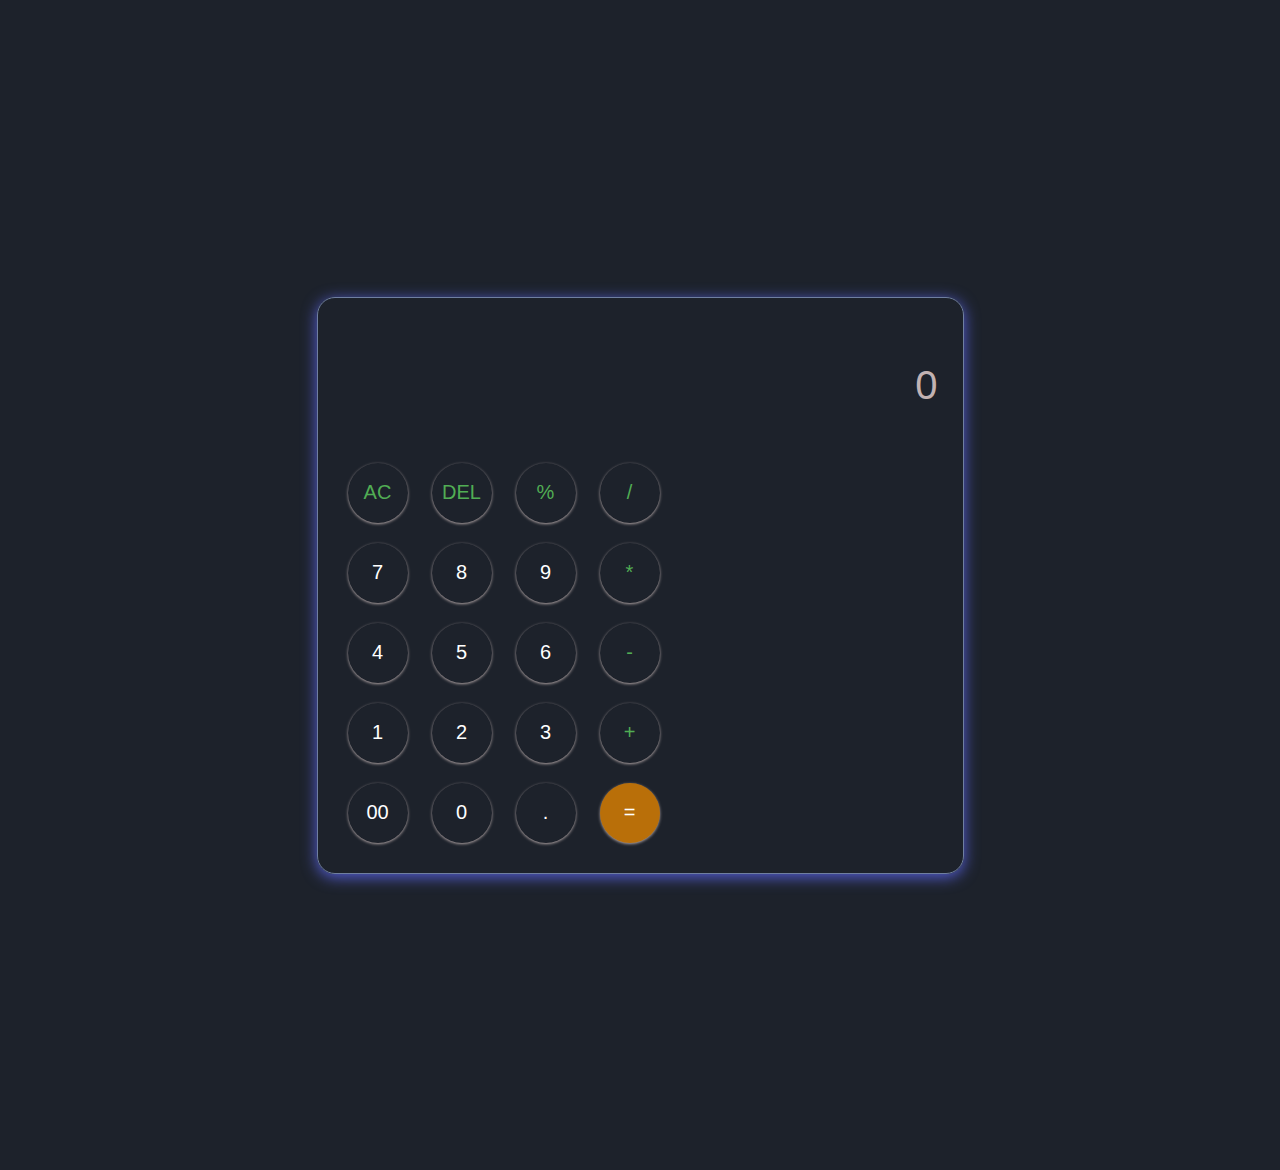
<file: calculator/index.html>
<!DOCTYPE html>
<html lang="en">
<head>
    <meta charset="UTF-8">
    <meta name="viewport" content="width=device-width, initial-scale=1.0">
    <title>calculator-By  code traversal></title>
    <link rel="stylesheet" href="style.css">
</head>
<body>
<divc class="calculator">
    <input type=" tel" placeholder="0" id="inputBox">
    <div>
        <button class="operator">AC</button>
        <button class="operator">DEL</button>
        <button  class="operator">%</button>
        <button class="operator">/</button>
    </div>
    <div>
        <button>7</button>
        <button>8</button>
        <button>9</button>
        <button  class="operator">*</button>
    </div>
    <div>
        <button>4</button>
        <button>5</button>
        <button>6</button>
        <button class="operator">-</button>
    </div>
    <div>
        <button>1</button>
        <button>2</button>
        <button>3</button>
        <button class="operator">+</button>
    </div>
    <div>
        <button>00</button>
        <button>0</button>
        <button>.</button>
        <button class="equalBtn">=</button>
    </div>
</div>
<script src="script.js"></script>
</body>
</html>
</file>
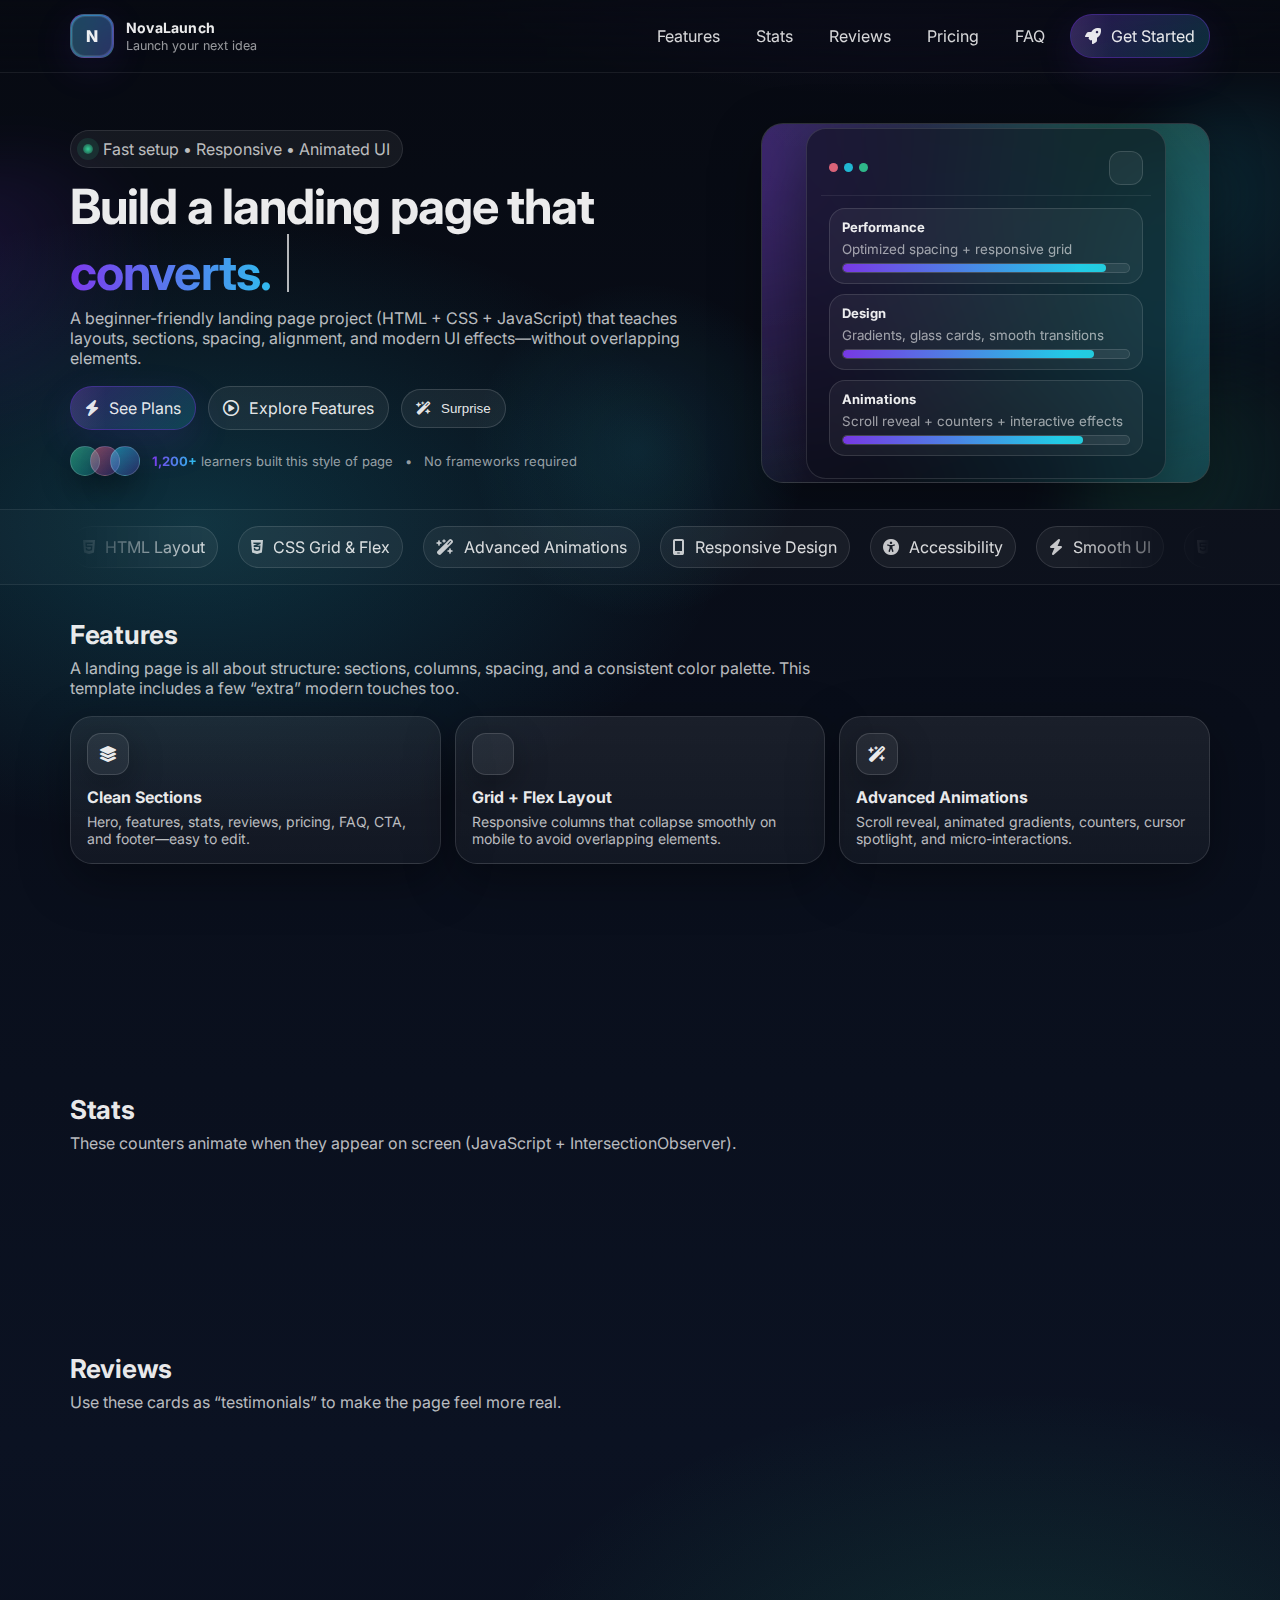
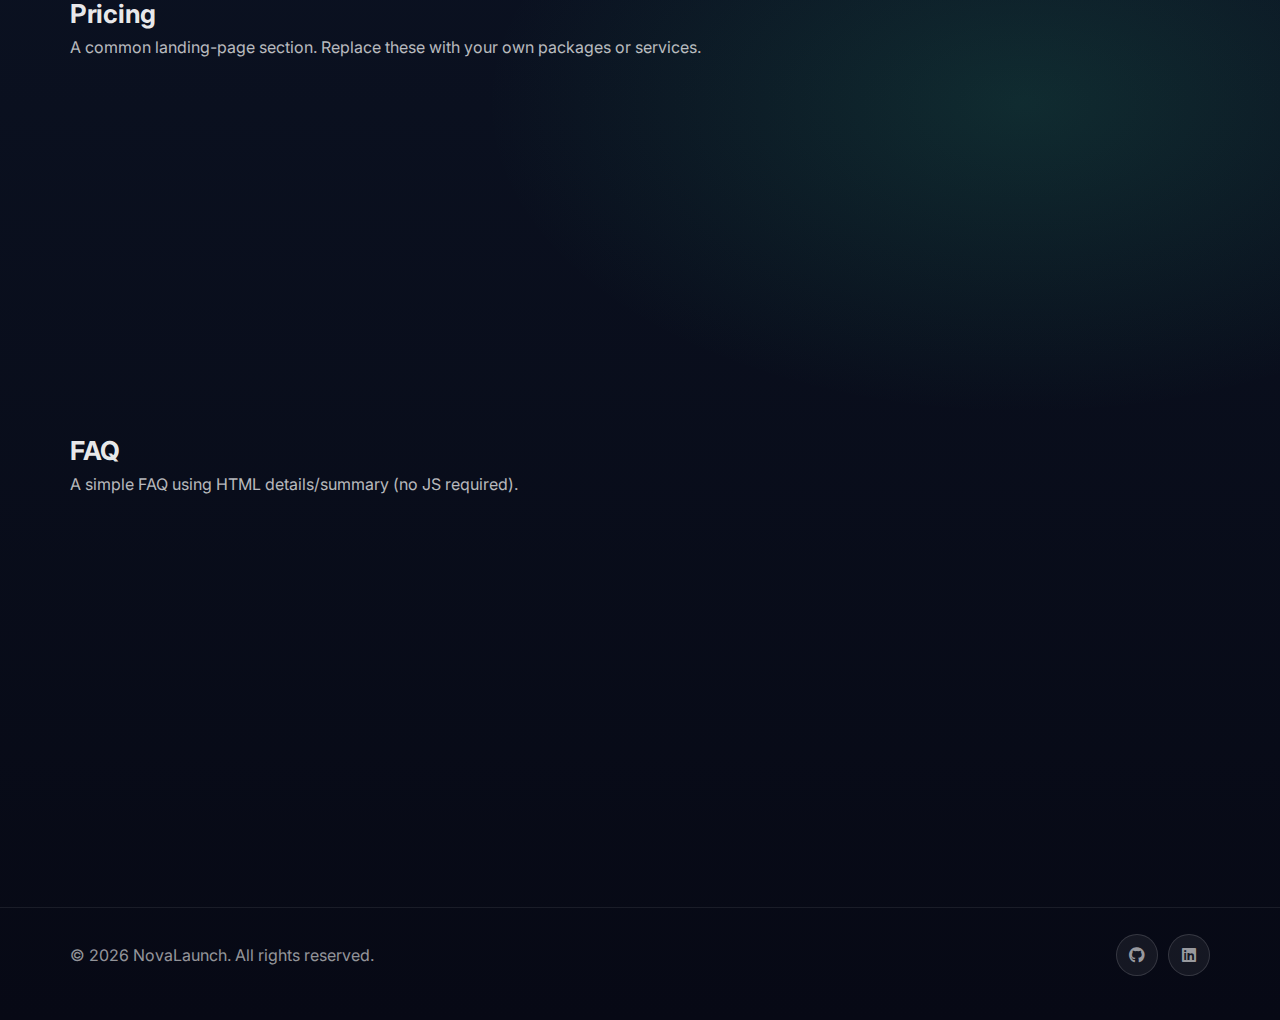
<file: landing-page/index.html>
<!doctype html>
<html lang="en">
  <head>
    <meta charset="UTF-8" />
    <meta name="viewport" content="width=device-width, initial-scale=1" />
    <title>NovaLaunch — Landing Page</title>
    <meta
      name="description"
      content="A modern, responsive landing page built with HTML, CSS, and JavaScript."
    />

    <link rel="preconnect" href="https://fonts.googleapis.com" />
    <link rel="preconnect" href="https://fonts.gstatic.com" crossorigin />
    <link
      href="https://fonts.googleapis.com/css2?family=Inter:wght@400;500;600;700;800&display=swap"
      rel="stylesheet"
    />
    <link
      rel="stylesheet"
      href="https://cdnjs.cloudflare.com/ajax/libs/font-awesome/6.5.1/css/all.min.css"
      referrerpolicy="no-referrer"
    />
    <link rel="stylesheet" href="style.css"/>
  
  </head>

  <body>
    <div class="spotlight" aria-hidden="true"></div>
    <a class="skip" href="#main">Skip to content</a>

    <header class="topbar" id="top">
      <div class="wrap topbar-inner">
        <a class="brand" href="#top" aria-label="NovaLaunch home">
          <div class="logo" aria-hidden="true"></div>
          <div class="brand-title">
            <b>NovaLaunch</b>
            <span>Launch your next idea</span>
          </div>
        </a>

        <div class="nav" aria-label="Primary">
          <nav class="nav-links" aria-label="Sections">
            <a href="#features">Features</a>
            <a href="#stats">Stats</a>
            <a href="#testimonials">Reviews</a>
            <a href="#pricing">Pricing</a>
            <a href="#faq">FAQ</a>
          </nav>

          <a class="btn btn-primary" href="#cta"><i class="fa-solid fa-rocket"></i> Get Started</a>
          <button class="icon-btn menu-btn" id="menuBtn" aria-label="Open menu" aria-expanded="false" aria-controls="mobilePanel">
            <i class="fa-solid fa-bars"></i>
          </button>
        </div>
      </div>
    </header>

    <div class="mobile-panel" id="mobilePanel" role="dialog" aria-label="Mobile menu">
      <a href="#features">Features <i class="fa-solid fa-arrow-right"></i></a>
      <a href="#stats">Stats <i class="fa-solid fa-arrow-right"></i></a>
      <a href="#testimonials">Reviews <i class="fa-solid fa-arrow-right"></i></a>
      <a href="#pricing">Pricing <i class="fa-solid fa-arrow-right"></i></a>
      <a href="#faq">FAQ <i class="fa-solid fa-arrow-right"></i></a>
      <a href="#cta">Get Started <i class="fa-solid fa-rocket"></i></a>
    </div>

    <main id="main">
      <section class="hero">
        <div class="blob one" aria-hidden="true"></div>
        <div class="blob two" aria-hidden="true"></div>
        <div class="blob three" aria-hidden="true"></div>

        <div class="wrap hero-grid">
          <div class="reveal">
            <div class="kicker">
              <span class="dot" aria-hidden="true"></span>
              <span>Fast setup • Responsive • Animated UI</span>
            </div>

            <h1>
              Build a landing page that
              <span class="grad typing" id="typing"></span>
            </h1>

            <p>
              A beginner-friendly landing page project (HTML + CSS + JavaScript) that teaches layouts, sections, spacing,
              alignment, and modern UI effects—without overlapping elements.
            </p>

            <div class="hero-cta">
              <a class="btn btn-primary" href="#pricing"><i class="fa-solid fa-bolt"></i> See Plans</a>
              <a class="btn" href="#features"><i class="fa-regular fa-circle-play"></i> Explore Features</a>
              <button class="btn" id="confettiBtn" type="button"><i class="fa-solid fa-wand-magic-sparkles"></i> Surprise</button>
            </div>

            <div class="trust">
              <div class="avatars" aria-label="Social proof avatars">
                <span class="avatar" aria-hidden="true"></span>
                <span class="avatar" aria-hidden="true"></span>
                <span class="avatar" aria-hidden="true"></span>
              </div>
              <span><b class="grad">1,200+</b> learners built this style of page</span>
              <span>•</span>
              <span>No frameworks required</span>
            </div>
          </div>

          <aside class="card hero-card reveal" aria-label="Product preview">
            <div class="mock">
              <div class="mock-top">
                <div class="dots" aria-hidden="true"><i></i><i></i><i></i></div>
                <div class="spark" aria-hidden="true"><i class="fa-solid fa-sparkles"></i></div>
              </div>

              <div class="mock-body">
                <div class="mini">
                  <b>Performance</b>
                  <small>Optimized spacing + responsive grid</small>
                  <div class="bar"><div class="fill" style="--p: 92%"></div></div>
                </div>
                <div class="mini">
                  <b>Design</b>
                  <small>Gradients, glass cards, smooth transitions</small>
                  <div class="bar"><div class="fill" style="--p: 88%"></div></div>
                </div>
                <div class="mini">
                  <b>Animations</b>
                  <small>Scroll reveal + counters + interactive effects</small>
                  <div class="bar"><div class="fill" style="--p: 84%"></div></div>
                </div>
              </div>
            </div>
          </aside>
        </div>
      </section>

      <section class="strip" aria-label="Technology marquee">
        <div class="wrap">
          <div class="marquee">
            <div class="marquee-track">
              <span class="pill"><i class="fa-brands fa-html5"></i> HTML Layout</span>
              <span class="pill"><i class="fa-brands fa-css3-alt"></i> CSS Grid & Flex</span>
              <span class="pill"><i class="fa-solid fa-wand-magic-sparkles"></i> Advanced Animations</span>
              <span class="pill"><i class="fa-solid fa-mobile-screen"></i> Responsive Design</span>
              <span class="pill"><i class="fa-solid fa-universal-access"></i> Accessibility</span>
              <span class="pill"><i class="fa-solid fa-bolt"></i> Smooth UI</span>

              <span class="pill"><i class="fa-brands fa-html5"></i> HTML Layout</span>
              <span class="pill"><i class="fa-brands fa-css3-alt"></i> CSS Grid & Flex</span>
              <span class="pill"><i class="fa-solid fa-wand-magic-sparkles"></i> Advanced Animations</span>
              <span class="pill"><i class="fa-solid fa-mobile-screen"></i> Responsive Design</span>
              <span class="pill"><i class="fa-solid fa-universal-access"></i> Accessibility</span>
              <span class="pill"><i class="fa-solid fa-bolt"></i> Smooth UI</span>
            </div>
          </div>
        </div>
      </section>

      <section class="section" id="features">
        <div class="wrap">
          <h2>Features</h2>
          <p class="lead">
            A landing page is all about structure: sections, columns, spacing, and a consistent color palette. This template
            includes a few “extra” modern touches too.
          </p>

          <div class="grid-3">
            <article class="card feature reveal">
              <div class="ic" aria-hidden="true"><i class="fa-solid fa-layer-group"></i></div>
              <h3>Clean Sections</h3>
              <p>Hero, features, stats, reviews, pricing, FAQ, CTA, and footer—easy to edit.</p>
            </article>

            <article class="card feature reveal">
              <div class="ic" aria-hidden="true"><i class="fa-solid fa-grid-2"></i></div>
              <h3>Grid + Flex Layout</h3>
              <p>Responsive columns that collapse smoothly on mobile to avoid overlapping elements.</p>
            </article>

            <article class="card feature reveal">
              <div class="ic" aria-hidden="true"><i class="fa-solid fa-wand-magic-sparkles"></i></div>
              <h3>Advanced Animations</h3>
              <p>Scroll reveal, animated gradients, counters, cursor spotlight, and micro-interactions.</p>
            </article>

            <article class="card feature reveal">
              <div class="ic" aria-hidden="true"><i class="fa-solid fa-shield"></i></div>
              <h3>Accessible</h3>
              <p>Keyboard-friendly navigation, “skip to content”, and reduced-motion support.</p>
            </article>

            <article class="card feature reveal">
              <div class="ic" aria-hidden="true"><i class="fa-solid fa-pen-ruler"></i></div>
              <h3>Design System</h3>
              <p>Reusable radius, borders, shadows, and gradient tokens to keep UI consistent.</p>
            </article>

            <article class="card feature reveal">
              <div class="ic" aria-hidden="true"><i class="fa-solid fa-rocket"></i></div>
              <h3>Easy to Extend</h3>
              <p>Add your own content blocks (gallery, contact form, newsletter) anytime.</p>
            </article>
          </div>
        </div>
      </section>

      <section class="section" id="stats">
        <div class="wrap">
          <h2>Stats</h2>
          <p class="lead">These counters animate when they appear on screen (JavaScript + IntersectionObserver).</p>

          <div class="card stats reveal">
            <div class="stat-row">
              <div class="stat">
                <b><span class="count" data-to="98">0</span>%</b>
                <small>Layout stability (no overlap)</small>
              </div>
              <div class="stat">
                <b><span class="count" data-to="1200">0</span>+</b>
                <small>Students helped</small>
              </div>
              <div class="stat">
                <b><span class="count" data-to="15">0</span>min</b>
                <small>To customize text & colors</small>
              </div>
            </div>
          </div>
        </div>
      </section>

      <section class="section" id="testimonials">
        <div class="wrap">
          <h2>Reviews</h2>
          <p class="lead">Use these cards as “testimonials” to make the page feel more real.</p>

          <div class="grid-2 testimonials">
            <article class="card quote reveal">
              <p>
                “The sections are super clean and responsive. I learned how to space elements properly and avoid messy
                overlap.”
              </p>
              <footer>
                <span>— Student A</span>
                <span class="stars" aria-label="5 stars">★★★★★</span>
              </footer>
            </article>

            <article class="card quote reveal">
              <p>
                “The animations make it feel premium. Scroll reveal + counters were my favorite parts to learn.”
              </p>
              <footer>
                <span>— Student B</span>
                <span class="stars" aria-label="5 stars">★★★★★</span>
              </footer>
            </article>
          </div>
        </div>
      </section>

      <section class="section" id="pricing">
        <div class="wrap">
          <h2>Pricing</h2>
          <p class="lead">A common landing-page section. Replace these with your own packages or services.</p>

          <div class="pricing">
            <article class="card plan reveal">
              <h3>Starter</h3>
              <p>Perfect for a simple personal landing page.</p>
              <div class="price"><b>$0</b><span>/ forever</span></div>
              <ul class="list">
                <li><i class="fa-solid fa-check"></i> Responsive layout</li>
                <li><i class="fa-solid fa-check"></i> Basic animations</li>
                <li><i class="fa-solid fa-check"></i> Clean sections</li>
              </ul>
              <a class="btn" href="#cta"><i class="fa-solid fa-arrow-right"></i> Choose</a>
            </article>

            <article class="card plan featured reveal">
              <div style="display: flex; justify-content: space-between; align-items: center; gap: 12px">
                <h3 style="margin: 0">Pro</h3>
                <span class="tag"><i class="fa-solid fa-crown"></i> Most Popular</span>
              </div>
              <p>Great for portfolios, creators, and startups.</p>
              <div class="price"><b>$19</b><span>/ month</span></div>
              <ul class="list">
                <li><i class="fa-solid fa-check"></i> Scroll reveal</li>
                <li><i class="fa-solid fa-check"></i> Animated counters</li>
                <li><i class="fa-solid fa-check"></i> Pricing + FAQ sections</li>
                <li><i class="fa-solid fa-check"></i> Smooth micro-interactions</li>
              </ul>
              <a class="btn btn-primary" href="#cta"><i class="fa-solid fa-rocket"></i> Choose Pro</a>
            </article>

            <article class="card plan reveal">
              <h3>Team</h3>
              <p>For small teams launching multiple pages.</p>
              <div class="price"><b>$49</b><span>/ month</span></div>
              <ul class="list">
                <li><i class="fa-solid fa-check"></i> Everything in Pro</li>
                <li><i class="fa-solid fa-check"></i> Extra sections</li>
                <li><i class="fa-solid fa-check"></i> Priority support</li>
              </ul>
              <a class="btn" href="#cta"><i class="fa-solid fa-arrow-right"></i> Choose</a>
            </article>
          </div>
        </div>
      </section>

      <section class="section" id="faq">
        <div class="wrap">
          <h2>FAQ</h2>
          <p class="lead">A simple FAQ using HTML details/summary (no JS required).</p>

          <div class="reveal">
            <details>
              <summary>How do I change the colors? <i class="fa-solid fa-chevron-down"></i></summary>
              <p>Edit the CSS variables inside <b>:root</b> (for example <b>--a</b>, <b>--b</b>, <b>--c</b>).</p>
            </details>

            <details>
              <summary>How do I avoid overlapping elements? <i class="fa-solid fa-chevron-down"></i></summary>
              <p>Use grid/flex layouts, set consistent gaps/padding, and test at multiple screen widths.</p>
            </details>

            <details>
              <summary>Can I add more sections? <i class="fa-solid fa-chevron-down"></i></summary>
              <p>Yes—copy an existing section block and update its content. Keep spacing consistent.</p>
            </details>
          </div>
        </div>
      </section>

      <section class="section" id="cta">
        <div class="wrap">
          <div class="card cta-box reveal">
            <div>
              <h2 style="margin: 0 0 8px">Ready to launch?</h2>
              <p>
                Replace this content with your product/service. Add your email, phone, or link to a contact form.
              </p>
            </div>
            <div class="cta-actions">
              <a class="btn btn-primary" href="mailto:shaileshkumar7712@gmail.com"><i class="fa-solid fa-envelope"></i> Email Me</a>
              <a class="btn" href="#top"><i class="fa-solid fa-arrow-up"></i> Back to Top</a>
            </div>
          </div>
        </div>
      </section>

      <footer class="footer">
        <div class="wrap footer-inner">
          <div>© <span id="year">2025</span> NovaLaunch. All rights reserved.</div>
          <div style="display: inline-flex; gap: 10px; align-items: center">
            <a class="icon-btn" href="https://github.com/shaileshkumar810" aria-label="GitHub (replace link)"><i class="fa-brands fa-github"></i></a>
            <a class="icon-btn" href="https://www.linkedin.com/in/shaileshkumar810/" aria-label="LinkedIn (replace link)"><i class="fa-brands fa-linkedin"></i></a>
          </div>
        </div>
      </footer>
    </main>

    <a class="to-top" id="toTop" href="#top" aria-label="Back to top"><span aria-hidden="true"></span></a>

    <script>
      const $ = (q, r = document) => r.querySelector(q);
      const $$ = (q, r = document) => Array.from(r.querySelectorAll(q));

      $("#year").textContent = new Date().getFullYear();

      const menuBtn = $("#menuBtn");
      const mobilePanel = $("#mobilePanel");

      function setMenu(open) {
        mobilePanel.classList.toggle("open", open);
        menuBtn.setAttribute("aria-expanded", String(open));
        menuBtn.innerHTML = open
          ? '<i class="fa-solid fa-xmark"></i>'
          : '<i class="fa-solid fa-bars"></i>';
      }

      menuBtn.addEventListener("click", () => {
        const isOpen = mobilePanel.classList.contains("open");
        setMenu(!isOpen);
      });

      mobilePanel.addEventListener("click", (e) => {
        if (e.target.closest("a")) setMenu(false);
      });

      document.addEventListener("keydown", (e) => {
        if (e.key === "Escape") setMenu(false);
      });

      const typingEl = $("#typing");
      const words = ["converts.", "looks premium.", "teaches you CSS."];
      let wi = 0;
      let ci = 0;
      let deleting = false;

      function tick() {
        const w = words[wi];
        if (!deleting) {
          ci++;
          typingEl.textContent = w.slice(0, ci);
          if (ci >= w.length) {
            deleting = true;
            setTimeout(tick, 900);
            return;
          }
        } else {
          ci--;
          typingEl.textContent = w.slice(0, ci);
          if (ci <= 0) {
            deleting = false;
            wi = (wi + 1) % words.length;
          }
        }
        setTimeout(tick, deleting ? 45 : 55);
      }
      tick();

      const toTop = $("#toTop");
      const onScroll = () => {
        toTop.classList.toggle("show", window.scrollY > 500);
      };
      window.addEventListener("scroll", onScroll, { passive: true });
      onScroll();

      const io = new IntersectionObserver(
        (entries) => {
          for (const e of entries) {
            if (e.isIntersecting) {
              e.target.classList.add("on");
              io.unobserve(e.target);
            }
          }
        },
        { threshold: 0.12 }
      );
      $$(".reveal").forEach((el) => io.observe(el));

      function animateCount(el, to) {
        const start = performance.now();
        const from = 0;
        const dur = 1100;

        function frame(t) {
          const p = Math.min(1, (t - start) / dur);
          const eased = 1 - Math.pow(1 - p, 3);
          const val = Math.round(from + (to - from) * eased);
          el.textContent = val.toLocaleString();
          if (p < 1) requestAnimationFrame(frame);
        }

        requestAnimationFrame(frame);
      }

      const countIO = new IntersectionObserver(
        (entries) => {
          for (const e of entries) {
            if (!e.isIntersecting) continue;
            const el = e.target;
            const to = Number(el.getAttribute("data-to") || "0");
            animateCount(el, to);
            countIO.unobserve(el);
          }
        },
        { threshold: 0.5 }
      );
      $$(".count").forEach((el) => countIO.observe(el));

      const spotlight = $(".spotlight");
      window.addEventListener(
        "pointermove",
        (e) => {
          spotlight.style.setProperty("--sx", e.clientX + "px");
          spotlight.style.setProperty("--sy", e.clientY + "px");
        },
        { passive: true }
      );

      $("#confettiBtn").addEventListener("click", () => {
        const n = 24;
        const colors = ["#7c3aed", "#22d3ee", "#34d399", "#fb7185", "#ffffff"];
        for (let i = 0; i < n; i++) {
          const p = document.createElement("span");
          const size = 6 + Math.random() * 10;
          const x = 18 + Math.random() * (window.innerWidth - 36);
          const y = 120 + Math.random() * 80;

          p.style.position = "fixed";
          p.style.left = x + "px";
          p.style.top = y + "px";
          p.style.width = size + "px";
          p.style.height = size + "px";
          p.style.borderRadius = Math.random() > 0.5 ? "999px" : "6px";
          p.style.background = colors[Math.floor(Math.random() * colors.length)];
          p.style.boxShadow = "0 10px 30px rgba(0,0,0,0.35)";
          p.style.zIndex = 9999;
          p.style.pointerEvents = "none";

          const dx = (Math.random() - 0.5) * 360;
          const dy = 520 + Math.random() * 280;
          const rot = (Math.random() - 0.5) * 520;
          const dur = 900 + Math.random() * 550;

          p.animate(
            [
              { transform: "translate3d(0,0,0) rotate(0deg)", opacity: 1 },
              { transform: `translate3d(${dx}px, ${dy}px, 0) rotate(${rot}deg)`, opacity: 0 }
            ],
            { duration: dur, easing: "cubic-bezier(.2,.8,.2,1)" }
          );

          document.body.appendChild(p);
          setTimeout(() => p.remove(), dur + 30);
        }
      });
    </script>
  </body>
</html>
</file>
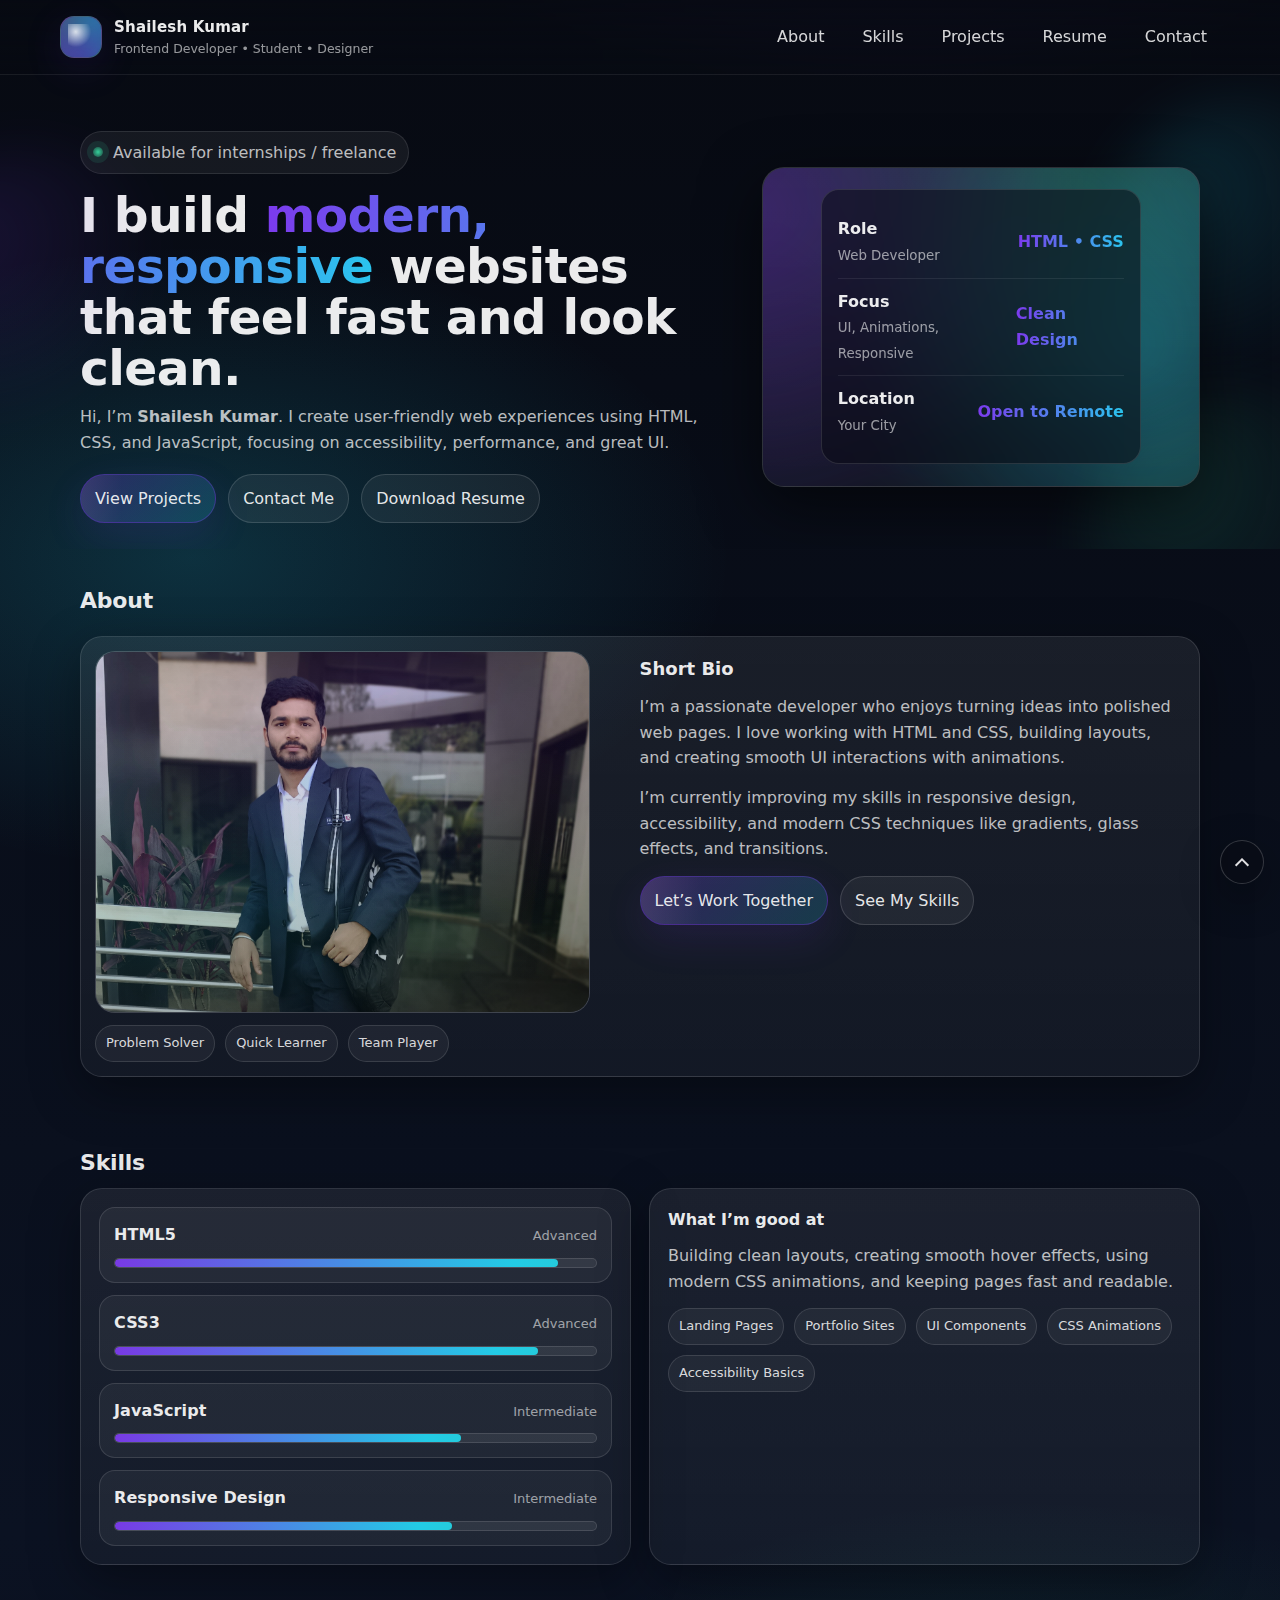
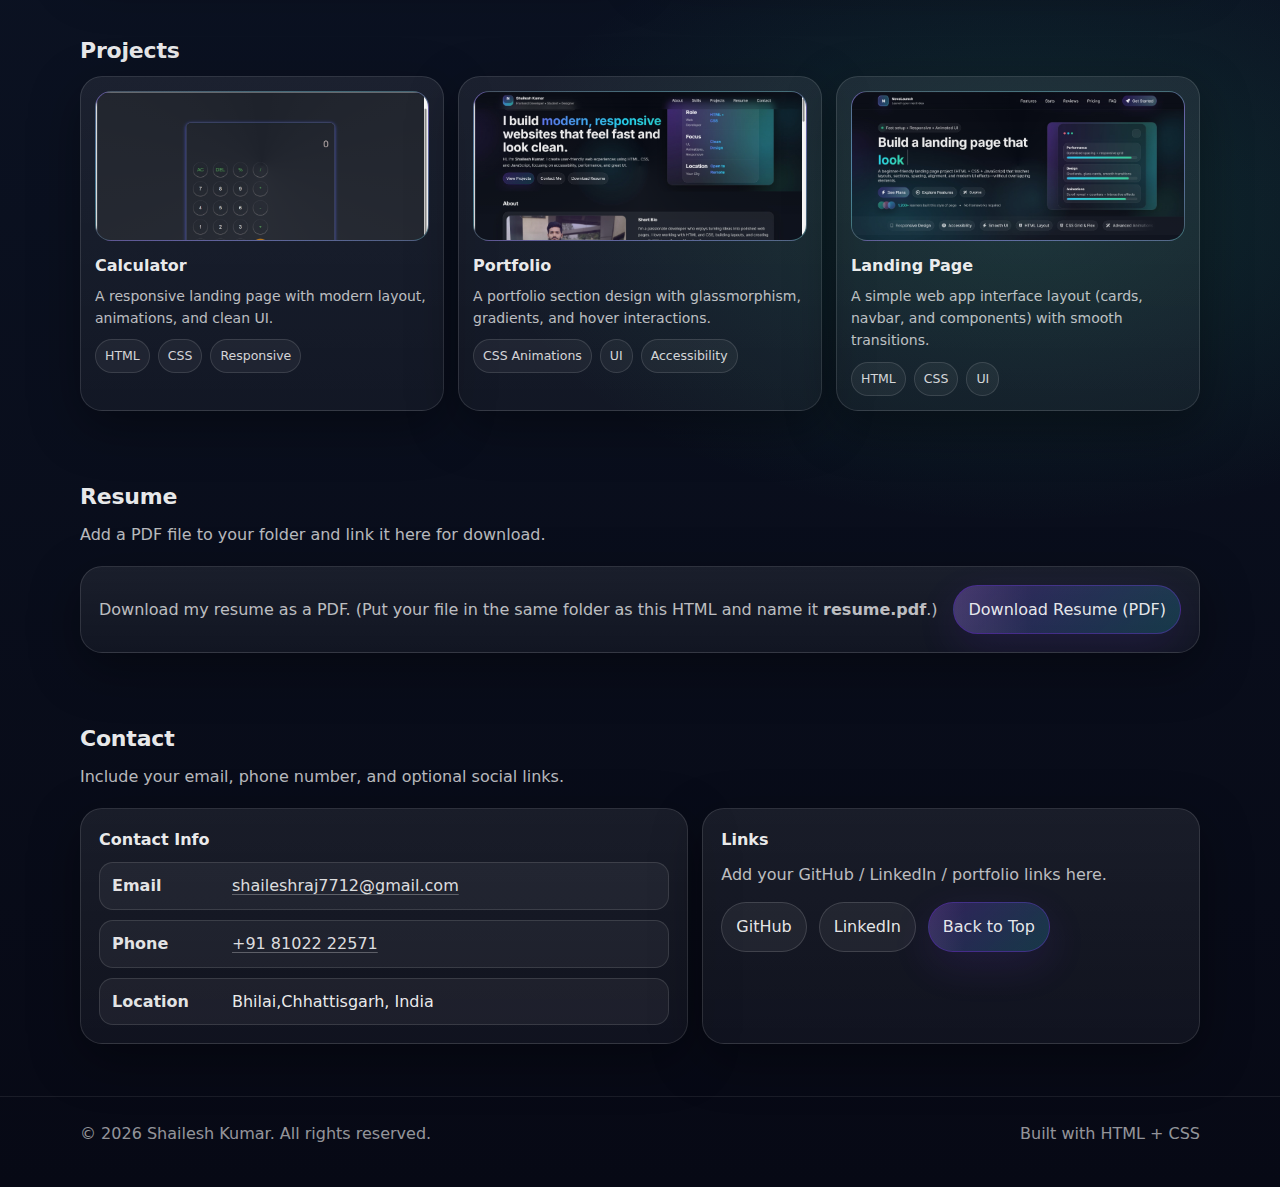
<file: portfolio/index.html>
<!doctype html>
<html lang="en">

<head>
  <meta charset="UTF-8" />
  <meta name="viewport" content="width=device-width, initial-scale=1" />
  <title>Portfolio | Shailesh Kumar</title>
  <meta name="description" content="Personal portfolio website" />
  <link rel="stylesheet" href="style.css" />
</head>

<body>
  <a class="skip" href="#main">Skip to content</a>

  <header class="topbar" id="top">
    <div class="wrap topbar-inner">
      <div class="brand" aria-label="Site identity">
        <div class="logo" aria-hidden="true"></div>
        <div>
          <h1>Shailesh Kumar</h1>
          <p>Frontend Developer • Student • Designer</p>
        </div>
      </div>

      <nav aria-label="Primary">
        <ul>
          <li><a href="#about">About</a></li>
          <li><a href="#skills">Skills</a></li>
          <li><a href="#projects">Projects</a></li>
          <li><a href="#resume">Resume</a></li>
          <li><a href="#contact">Contact</a></li>
        </ul>
      </nav>
    </div>
  </header>

  <main id="main">
    <section class="hero">
      <div class="blob one" aria-hidden="true"></div>
      <div class="blob two" aria-hidden="true"></div>
      <div class="blob three" aria-hidden="true"></div>

      <div class="wrap hero-grid">
        <div>
          <div class="kicker">
            <span class="dot" aria-hidden="true"></span>
            <span>Available for internships / freelance</span>
          </div>

          <h2>
            I build <span class="grad">modern, responsive</span> websites that feel fast and look clean.
          </h2>

          <p>
            Hi, I’m <b>Shailesh Kumar</b>. I create user-friendly web experiences using HTML, CSS, and JavaScript,
            focusing on
            accessibility, performance, and great UI.
          </p>

          <div class="cta">
            <a class="btn btn-primary" href="#projects">View Projects</a>
            <a class="btn" href="#contact">Contact Me</a>
            <a class="btn" href="#resume">Download Resume</a>
          </div>
        </div>

        <aside class="hero-card" aria-label="Highlights">
          <div class="stat">
            <div class="stat-row">
              <div>
                <b>Role</b><br />
                <small>Web Developer</small>
              </div>
              <div class="grad" style="font-weight: 750">HTML • CSS</div>
            </div>
            <div class="stat-row">
              <div>
                <b>Focus</b><br />
                <small>UI, Animations, Responsive</small>
              </div>
              <div class="grad" style="font-weight: 750">Clean Design</div>
            </div>
            <div class="stat-row">
              <div>
                <b>Location</b><br />
                <small>Your City</small>
              </div>
              <div class="grad" style="font-weight: 750">Open to Remote</div>
            </div>
          </div>
        </aside>
      </div>
    </section>

    <section class="section" id="about">
      <div class="wrap">
        <h3>About</h3>
        <p class="lead" ></p>

        <div class="card about">
          <div class="about-media">
            <div class="portrait">
              <img src="profile.jpg" alt="Portrait photo" />
            </div>
            <div class="badge-row" aria-label="Quick highlights">
              <span class="badge">Problem Solver</span>
              <span class="badge">Quick Learner</span>
              <span class="badge">Team Player</span>
            </div>
          </div>

          <div class="about-text">
            <h4>Short Bio</h4>
            <p>
              I’m a passionate developer who enjoys turning ideas into polished web pages. I love working with HTML and
              CSS,
              building layouts, and creating smooth UI interactions with animations.
            </p>
            <p>
              I’m currently improving my skills in responsive design, accessibility, and modern CSS techniques like
              gradients, glass effects, and transitions.
            </p>
            <div class="cta">
              <a class="btn btn-primary" href="#contact">Let’s Work Together</a>
              <a class="btn" href="#skills">See My Skills</a>
            </div>
          </div>
        </div>
      </div>
    </section>

    <section class="section" id="skills">
      <div class="wrap">
        <h3>Skills</h3>

        <div class="grid-2">
          <div class="card" style="padding: 18px">
            <div class="skills">
              <div class="skill" style="--p: 92%">
                <header><b>HTML5</b><span>Advanced</span></header>
                <div class="bar">
                  <div class="fill"></div>
                </div>
              </div>
              <div class="skill" style="--p: 88%">
                <header><b>CSS3</b><span>Advanced</span></header>
                <div class="bar">
                  <div class="fill"></div>
                </div>
              </div>
              <div class="skill" style="--p: 72%">
                <header><b>JavaScript</b><span>Intermediate</span></header>
                <div class="bar">
                  <div class="fill"></div>
                </div>
              </div>
              <div class="skill" style="--p: 70%">
                <header><b>Responsive Design</b><span>Intermediate</span></header>
                <div class="bar">
                  <div class="fill"></div>
                </div>
              </div>
            </div>
          </div>

          <div class="card" style="padding: 18px">
            <h4 style="margin: 0 0 10px">What I’m good at</h4>
            <p style="margin: 0 0 14px; color: var(--muted)">
              Building clean layouts, creating smooth hover effects, using modern CSS animations, and keeping pages fast
              and
              readable.
            </p>
            <div class="badge-row">
              <span class="badge">Landing Pages</span>
              <span class="badge">Portfolio Sites</span>
              <span class="badge">UI Components</span>
              <span class="badge">CSS Animations</span>
              <span class="badge">Accessibility Basics</span>
            </div>
          </div>
        </div>
      </div>
    </section>

    <section class="section" id="projects">
      <div class="wrap">
        <h3>Projects</h3>

        <div class="projects">
          <article class="card project">
            <div class="thumb" aria-hidden="true"><img src="calculator.jpg" alt="Calculator project" /></div>
            <h4>Calculator</h4>
            <p>A responsive landing page with modern layout, animations, and clean UI.</p>
            <div class="chips">
              <span class="chip">HTML</span><span class="chip">CSS</span><span class="chip">Responsive</span>
            </div>
          </article>

          <article class="card project">
            <div class="thumb" aria-hidden="true"><img src="portfolio.jpg" alt="Portfolio project" /></div>
            <h4>Portfolio</h4>
            <p>A portfolio section design with glassmorphism, gradients, and hover interactions.</p>
            <div class="chips">
              <span class="chip">CSS Animations</span><span class="chip">UI</span><span
                class="chip">Accessibility</span>
            </div>
          </article>

          <article class="card project">
            <div class="thumb" aria-hidden="true"><img src="landing.jpg" alt="Landing Page project" /></div>
            <h4>Landing Page</h4>
            <p>A simple web app interface layout (cards, navbar, and components) with smooth transitions.</p>
            <div class="chips">
              <span class="chip">HTML</span><span class="chip">CSS</span><span class="chip">UI</span>
            </div>
          </article>
        </div>
      </div>
    </section>

    <section class="section" id="resume">
      <div class="wrap">
        <h3>Resume</h3>
        <p class="lead">Add a PDF file to your folder and link it here for download.</p>

        <div class="card resume">
          <p>
            Download my resume as a PDF. (Put your file in the same folder as this HTML and name it <b>resume.pdf</b>.)
          </p>
          <a class="btn btn-primary" href="resume.pdf" download>Download Resume (PDF)</a>
        </div>
      </div>
    </section>

    <section class="section" id="contact">
      <div class="wrap">
        <h3>Contact</h3>
        <p class="lead">Include your email, phone number, and optional social links.</p>

        <div class="contact-grid">
          <div class="card contact-card">
            <h4 style="margin: 0 0 10px">Contact Info</h4>
            <ul class="contact-list">
              <li class="contact-item">
                <b>Email</b>
                <span><a href="mailto:youremail@example.com">shaileshraj7712@gmail.com</a></span>
              </li>
              <li class="contact-item">
                <b>Phone</b>
                <span><a href="tel:+910000000000">+91 81022 22571</a></span>
              </li>
              <li class="contact-item">
                <b>Location</b>
                <span>Bhilai,Chhattisgarh, India</span>
              </li>
            </ul>
          </div>

          <div class="card contact-card">
            <h4 style="margin: 0 0 10px">Links</h4>
            <p style="margin: 0 0 14px; color: var(--muted)">
              Add your GitHub / LinkedIn / portfolio links here.
            </p>
            <div class="cta">
              <a class="btn" href="https://github.com/shaileshkumar81001" aria-label="GitHub">GitHub</a>
              <a class="btn" href="https://www.linkedin.com/in/shaileshkumar810/" aria-label="linkedin">LinkedIn</a>
              <a class="btn btn-primary" href="#top">Back to Top</a>
            </div>
          </div>
        </div>
      </div>
    </section>

    <footer class="footer">
      <div class="wrap footer-inner">
        <div>© <span id="year">2025</span> Shailesh Kumar. All rights reserved.</div>
        <div>Built with HTML + CSS</div>
      </div>
    </footer>
  </main>

  <a class="to-top" href="#top" aria-label="Back to top"><span aria-hidden="true"></span></a>

  <script>
    document.getElementById("year").textContent = new Date().getFullYear();
  </script>
</body>

</html>
</file>
<file: calculator/style.css>
*{
    margin: 0;
    padding: 0;
    box-sizing: border-box;
}

body{
    width: 100% ;
    height: 130vh;
    display: flex;
    justify-content: center;
    align-items: center;
    background: linear-gradient(45deg,#1d222b);


}
.calculator{

    border: 1px solid #6f7fa0;
    padding: 20px;
    border-radius:18px;
    background: transparent; 
    box-shadow: 0px  3px 15px rgb(85, 94, 214);

}

input{
    width: 100%;
    border: none;
    padding: 25px; 
    margin: 20px;
    background: transparent;
    box-shadow: 0px 3px 9px rgb(121, 122, 121 0.1);
    font-size: 40px;
    text-align: right;
    cursor: pointer;
    color: rgb(228, 230, 232);
}

input::placeholder{
    color: rgb(194, 178, 178);
}


button{
    border: none;
    width: 60px;
    height: 60px;
    margin: 10px;
    border-radius: 50%;
    background: transparent;
    color: white;
    font-size: 20px;
    box-shadow: 0px 1px 3px rgb(177, 165, 165);
    cursor: pointer;


}

.equalBtn{
    background-color: rgb(185, 111, 9);
}

.operator{
    color: rgb(81, 173, 84);
}
</file>
<file: landing-page/style.css>
:root {
    --bg0: #070a12;
    --bg1: #0b1222;
    --card: rgba(255, 255, 255, 0.06);
    --card2: rgba(255, 255, 255, 0.085);
    --line: rgba(255, 255, 255, 0.12);
    --txt: rgba(255, 255, 255, 0.92);
    --muted: rgba(255, 255, 255, 0.72);
    --muted2: rgba(255, 255, 255, 0.58);
    --shadow: 0 18px 60px rgba(0, 0, 0, 0.55);
    --r-lg: 22px;
    --r-md: 16px;
    --r-sm: 12px;

    --a: #7c3aed;
    --b: #22d3ee;
    --c: #34d399;
    --d: #fb7185;

    --max: 1140px;

    --nav-h: 72px;
}

* {
    box-sizing: border-box;
}

html {
    scroll-behavior: smooth;
}

body {
    margin: 0;
    font-family: Inter, ui-sans-serif, system-ui, -apple-system, Segoe UI, Roboto,
        Arial;
    color: var(--txt);
    background: radial-gradient(1100px 600px at 70% -10%, rgba(124, 58, 237, 0.22), transparent 60%),
        radial-gradient(900px 520px at 15% 20%, rgba(34, 211, 238, 0.18), transparent 60%),
        radial-gradient(900px 520px at 80% 65%, rgba(52, 211, 153, 0.14), transparent 60%),
        linear-gradient(180deg, var(--bg0), var(--bg1) 55%, #070915);
    min-height: 100vh;
    overflow-x: hidden;
}

a {
    color: inherit;
    text-decoration: none;
}

img {
    max-width: 100%;
    display: block;
}

.wrap {
    width: min(100%, calc(var(--max) + 40px));
    padding-inline: 20px;
    margin-inline: auto;
}

.skip {
    position: absolute;
    left: -999px;
    top: 10px;
    padding: 10px 14px;
    border-radius: 999px;
    background: rgba(255, 255, 255, 0.1);
    border: 1px solid var(--line);
    backdrop-filter: blur(10px);
    z-index: 9999;
}

.skip:focus {
    left: 14px;
}

.topbar {
    position: sticky;
    top: 0;
    z-index: 50;
    backdrop-filter: blur(14px);
    background: linear-gradient(180deg, rgba(7, 10, 18, 0.72), rgba(7, 10, 18, 0.18));
    border-bottom: 1px solid rgba(255, 255, 255, 0.08);
}

.topbar-inner {
    height: var(--nav-h);
    display: flex;
    align-items: center;
    justify-content: space-between;
    gap: 14px;
}

.brand {
    display: inline-flex;
    align-items: center;
    gap: 12px;
}

.logo {
    width: 44px;
    height: 44px;
    border-radius: 14px;
    position: relative;
    isolation: isolate;
    background: linear-gradient(135deg, rgba(124, 58, 237, 0.55), rgba(34, 211, 238, 0.35));
    border: 1px solid rgba(255, 255, 255, 0.16);
    box-shadow: 0 10px 40px rgba(124, 58, 237, 0.12);
    overflow: hidden;
}

.logo::before {
    content: "";
    position: absolute;
    inset: -55%;
    background: conic-gradient(from 0deg,
            rgba(34, 211, 238, 0.65),
            rgba(124, 58, 237, 0.65),
            rgba(52, 211, 153, 0.55),
            rgba(34, 211, 238, 0.65));
    animation: spin 6.5s linear infinite;
    filter: blur(10px);
    opacity: 0.85;
}

.logo::after {
    content: "N";
    position: absolute;
    inset: 1px;
    display: grid;
    place-items: center;
    font-weight: 800;
    letter-spacing: -0.6px;
    border-radius: 13px;
    background: rgba(7, 10, 18, 0.52);
    border: 1px solid rgba(255, 255, 255, 0.1);
    backdrop-filter: blur(14px);
}

.brand-title {
    display: grid;
    gap: 2px;
}

.brand-title b {
    font-size: 14px;
    letter-spacing: 0.2px;
}

.brand-title span {
    font-size: 12.5px;
    color: var(--muted2);
}

.nav {
    display: flex;
    align-items: center;
    gap: 12px;
}

.nav-links {
    display: flex;
    align-items: center;
    gap: 10px;
}

.nav-links a {
    display: inline-flex;
    align-items: center;
    gap: 8px;
    padding: 9px 12px;
    border-radius: 999px;
    border: 1px solid transparent;
    color: rgba(255, 255, 255, 0.84);
    position: relative;
    transition: transform 160ms ease, background 160ms ease, border-color 160ms ease;
}

.nav-links a::after {
    content: "";
    position: absolute;
    left: 12px;
    right: 12px;
    bottom: 6px;
    height: 2px;
    border-radius: 999px;
    background: linear-gradient(90deg, var(--a), var(--b), var(--c));
    transform: scaleX(0);
    transform-origin: left;
    transition: transform 220ms ease;
    opacity: 0.9;
}

.nav-links a:hover {
    background: rgba(255, 255, 255, 0.06);
    border-color: rgba(255, 255, 255, 0.12);
    transform: translateY(-1px);
}

.nav-links a:hover::after {
    transform: scaleX(1);
}

.btn {
    display: inline-flex;
    align-items: center;
    justify-content: center;
    gap: 10px;
    padding: 11px 14px;
    border-radius: 999px;
    border: 1px solid rgba(255, 255, 255, 0.14);
    background: rgba(255, 255, 255, 0.06);
    color: rgba(255, 255, 255, 0.9);
    transition: transform 160ms ease, border-color 160ms ease, background 160ms ease;
    position: relative;
    overflow: hidden;
    white-space: nowrap;
}

.btn:hover {
    transform: translateY(-2px);
    border-color: rgba(255, 255, 255, 0.22);
    background: rgba(255, 255, 255, 0.085);
}

.btn-primary {
    border-color: rgba(124, 58, 237, 0.35);
    background: linear-gradient(135deg, rgba(124, 58, 237, 0.28), rgba(34, 211, 238, 0.18));
    box-shadow: 0 14px 40px rgba(124, 58, 237, 0.12);
}

.btn-primary::before {
    content: "";
    position: absolute;
    inset: -70px;
    background: linear-gradient(90deg, transparent, rgba(255, 255, 255, 0.22), transparent);
    transform: translateX(-60%);
    animation: shimmer 2.8s ease-in-out infinite;
}

.icon-btn {
    width: 42px;
    height: 42px;
    border-radius: 999px;
    border: 1px solid rgba(255, 255, 255, 0.14);
    background: rgba(255, 255, 255, 0.06);
    display: grid;
    place-items: center;
    transition: transform 160ms ease, border-color 160ms ease, background 160ms ease;
}

.icon-btn:hover {
    transform: translateY(-2px);
    border-color: rgba(255, 255, 255, 0.22);
    background: rgba(255, 255, 255, 0.085);
}

.menu-btn {
    display: none;
}

.hero {
    position: relative;
    padding: 50px 0 26px;
    overflow: hidden;
}

.blob {
    position: absolute;
    width: 340px;
    height: 340px;
    border-radius: 999px;
    filter: blur(28px);
    opacity: 0.14;
    pointer-events: none;
    animation: float 7.5s ease-in-out infinite;
}

.blob.one {
    left: -140px;
    top: 80px;
    background: radial-gradient(circle at 30% 30%, rgba(124, 58, 237, 1), transparent 60%);
    animation-delay: -1.2s;
}

.blob.two {
    right: -160px;
    top: 20px;
    background: radial-gradient(circle at 30% 30%, rgba(34, 211, 238, 1), transparent 60%);
    animation-delay: -2.8s;
}

.blob.three {
    right: -120px;
    bottom: -200px;
    background: radial-gradient(circle at 30% 30%, rgba(52, 211, 153, 1), transparent 60%);
    animation-delay: -4.2s;
}

.hero-grid {
    display: grid;
    grid-template-columns: 1.2fr 0.8fr;
    gap: 18px;
    align-items: center;
}

.kicker {
    display: inline-flex;
    align-items: center;
    gap: 10px;
    padding: 8px 12px;
    border-radius: 999px;
    background: rgba(255, 255, 255, 0.06);
    border: 1px solid rgba(255, 255, 255, 0.1);
    color: var(--muted);
    width: fit-content;
}

.dot {
    width: 10px;
    height: 10px;
    border-radius: 999px;
    background: radial-gradient(circle, rgba(52, 211, 153, 1), rgba(52, 211, 153, 0.2));
    box-shadow: 0 0 0 6px rgba(52, 211, 153, 0.12);
    animation: pulse 2s ease-in-out infinite;
}

.hero h1 {
    font-size: clamp(34px, 3.8vw, 56px);
    line-height: 1.03;
    margin: 14px 0 10px;
    letter-spacing: -0.9px;
}

.grad {
    background: linear-gradient(90deg, rgba(124, 58, 237, 1), rgba(34, 211, 238, 1), rgba(52, 211, 153, 1));
    -webkit-background-clip: text;
    background-clip: text;
    color: transparent;
    background-size: 220% 100%;
    animation: sheen 6.2s ease-in-out infinite;
}

.hero p {
    margin: 0 0 18px;
    color: var(--muted);
    max-width: 62ch;
}

.typing {
    display: inline-block;
    position: relative;
    vertical-align: bottom;
}

.typing::after {
    content: "";
    width: 10px;
    height: 1.2em;
    margin-left: 6px;
    display: inline-block;
    border-right: 2px solid rgba(255, 255, 255, 0.7);
    animation: caret 0.9s steps(1) infinite;
    transform: translateY(2px);
}

.hero-cta {
    display: flex;
    gap: 12px;
    flex-wrap: wrap;
    align-items: center;
}

.trust {
    margin-top: 16px;
    display: flex;
    align-items: center;
    gap: 12px;
    flex-wrap: wrap;
    color: var(--muted2);
    font-size: 13px;
}

.avatars {
    display: inline-flex;
    align-items: center;
}

.avatar {
    width: 30px;
    height: 30px;
    border-radius: 999px;
    border: 1px solid rgba(255, 255, 255, 0.18);
    background: linear-gradient(135deg, rgba(124, 58, 237, 0.55), rgba(34, 211, 238, 0.35));
    box-shadow: 0 10px 30px rgba(0, 0, 0, 0.35);
    margin-left: -10px;
}

.avatar:nth-child(1) {
    margin-left: 0;
    background: linear-gradient(135deg, rgba(52, 211, 153, 0.55), rgba(34, 211, 238, 0.25));
}

.avatar:nth-child(2) {
    background: linear-gradient(135deg, rgba(251, 113, 133, 0.5), rgba(124, 58, 237, 0.25));
}

.avatar:nth-child(3) {
    background: linear-gradient(135deg, rgba(34, 211, 238, 0.55), rgba(124, 58, 237, 0.25));
}

.card {
    border-radius: var(--r-lg);
    background: linear-gradient(180deg, rgba(255, 255, 255, 0.07), rgba(255, 255, 255, 0.04));
    border: 1px solid rgba(255, 255, 255, 0.12);
    box-shadow: 0 16px 50px rgba(0, 0, 0, 0.35);
    overflow: hidden;
    position: relative;
    transition: transform 200ms ease, border-color 200ms ease;
}

.card:hover {
    transform: translateY(-3px);
    border-color: rgba(255, 255, 255, 0.18);
}

.hero-card {
    min-height: 360px;
    display: grid;
    place-items: center;
}

.hero-card::before {
    content: "";
    position: absolute;
    inset: -45%;
    background: radial-gradient(circle at 20% 30%, rgba(124, 58, 237, 0.48), transparent 45%),
        radial-gradient(circle at 70% 55%, rgba(34, 211, 238, 0.42), transparent 45%),
        radial-gradient(circle at 60% 20%, rgba(52, 211, 153, 0.3), transparent 45%);
    filter: blur(16px);
    animation: drift 12s ease-in-out infinite;
    opacity: 0.85;
}

.mock {
    position: relative;
    z-index: 1;
    width: min(360px, 86%);
    padding: 14px;
    border-radius: 20px;
    background: rgba(7, 10, 18, 0.55);
    border: 1px solid rgba(255, 255, 255, 0.12);
    backdrop-filter: blur(14px);
    box-shadow: 0 18px 70px rgba(0, 0, 0, 0.5);
}

.mock-top {
    display: flex;
    align-items: center;
    justify-content: space-between;
    gap: 12px;
    padding: 8px 8px 10px;
    border-bottom: 1px solid rgba(255, 255, 255, 0.08);
}

.dots {
    display: inline-flex;
    gap: 6px;
}

.dots i {
    width: 9px;
    height: 9px;
    border-radius: 99px;
    display: inline-block;
    background: rgba(255, 255, 255, 0.22);
}

.dots i:nth-child(1) {
    background: rgba(251, 113, 133, 0.85);
}

.dots i:nth-child(2) {
    background: rgba(34, 211, 238, 0.85);
}

.dots i:nth-child(3) {
    background: rgba(52, 211, 153, 0.85);
}

.spark {
    width: 34px;
    height: 34px;
    border-radius: 12px;
    display: grid;
    place-items: center;
    border: 1px solid rgba(255, 255, 255, 0.14);
    background: rgba(255, 255, 255, 0.06);
}

.spark i {
    color: rgba(255, 255, 255, 0.85);
}

.mock-body {
    padding: 12px 8px 8px;
    display: grid;
    gap: 10px;
}

.mini {
    padding: 10px 12px;
    border-radius: 16px;
    border: 1px solid rgba(255, 255, 255, 0.12);
    background: rgba(255, 255, 255, 0.05);
    display: grid;
    gap: 6px;
}

.mini b {
    font-size: 13px;
}

.mini small {
    color: var(--muted2);
}

.bar {
    height: 10px;
    border-radius: 999px;
    background: rgba(255, 255, 255, 0.07);
    border: 1px solid rgba(255, 255, 255, 0.12);
    overflow: hidden;
}

.fill {
    height: 100%;
    width: var(--p, 60%);
    border-radius: 999px;
    background: linear-gradient(90deg,
            rgba(124, 58, 237, 0.95),
            rgba(34, 211, 238, 0.95),
            rgba(52, 211, 153, 0.95));
    background-size: 180% 100%;
    animation: grow 1.1s ease-out both, sheen 6.2s ease-in-out infinite;
    transform-origin: left;
}

.section {
    padding: 34px 0;
}

.section h2 {
    margin: 0 0 8px;
    font-size: 26px;
    letter-spacing: -0.3px;
}

.section p.lead {
    margin: 0 0 18px;
    color: var(--muted);
    max-width: 80ch;
}

.strip {
    border-block: 1px solid rgba(255, 255, 255, 0.08);
    background: rgba(255, 255, 255, 0.02);
}

.marquee {
    display: flex;
    gap: 20px;
    overflow: hidden;
    padding: 16px 0;
    mask-image: linear-gradient(90deg, transparent, black 12%, black 88%, transparent);
}

.marquee-track {
    display: flex;
    gap: 20px;
    flex-shrink: 0;
    min-width: 100%;
    animation: marquee 18s linear infinite;
}

.pill {
    display: inline-flex;
    align-items: center;
    gap: 10px;
    padding: 10px 12px;
    border-radius: 999px;
    border: 1px solid rgba(255, 255, 255, 0.12);
    background: rgba(255, 255, 255, 0.05);
    color: rgba(255, 255, 255, 0.84);
    white-space: nowrap;
}

.pill i {
    opacity: 0.9;
}

.grid-3 {
    display: grid;
    grid-template-columns: repeat(3, 1fr);
    gap: 14px;
}

.grid-2 {
    display: grid;
    grid-template-columns: 1fr 1fr;
    gap: 14px;
}

.feature {
    padding: 16px;
}

.feature .ic {
    width: 42px;
    height: 42px;
    border-radius: 14px;
    display: grid;
    place-items: center;
    border: 1px solid rgba(255, 255, 255, 0.14);
    background: rgba(255, 255, 255, 0.06);
    box-shadow: 0 10px 35px rgba(0, 0, 0, 0.3);
}

.feature h3 {
    margin: 12px 0 6px;
    font-size: 16px;
}

.feature p {
    margin: 0;
    color: var(--muted);
    font-size: 14px;
}

.stats {
    padding: 18px;
    display: grid;
    gap: 12px;
}

.stat-row {
    display: grid;
    grid-template-columns: repeat(3, 1fr);
    gap: 12px;
}

.stat {
    padding: 14px;
    border-radius: 18px;
    border: 1px solid rgba(255, 255, 255, 0.12);
    background: rgba(255, 255, 255, 0.05);
}

.stat b {
    font-size: 22px;
    letter-spacing: -0.3px;
}

.stat small {
    display: block;
    color: var(--muted2);
    margin-top: 4px;
}

.testimonials {
    display: grid;
    gap: 14px;
}

.quote {
    padding: 16px;
}

.quote p {
    margin: 0 0 10px;
    color: rgba(255, 255, 255, 0.86);
}

.quote footer {
    color: var(--muted2);
    font-size: 13px;
    display: flex;
    align-items: center;
    justify-content: space-between;
    gap: 10px;
}

.stars {
    color: rgba(34, 211, 238, 0.9);
    letter-spacing: 1px;
}

.pricing {
    display: grid;
    grid-template-columns: repeat(3, 1fr);
    gap: 14px;
    align-items: stretch;
}

.plan {
    padding: 16px;
}

.plan h3 {
    margin: 0 0 4px;
    font-size: 16px;
}

.plan p {
    margin: 0 0 12px;
    color: var(--muted);
    font-size: 14px;
}

.price {
    display: flex;
    align-items: baseline;
    gap: 8px;
    margin: 10px 0 12px;
}

.price b {
    font-size: 30px;
    letter-spacing: -0.5px;
}

.price span {
    color: var(--muted2);
    font-size: 13px;
}

.list {
    list-style: none;
    padding: 0;
    margin: 0 0 14px;
    display: grid;
    gap: 8px;
    color: rgba(255, 255, 255, 0.84);
    font-size: 14px;
}

.list li {
    display: flex;
    gap: 10px;
    align-items: flex-start;
}

.list i {
    margin-top: 3px;
    color: rgba(52, 211, 153, 0.92);
}

.plan.featured {
    border-color: rgba(124, 58, 237, 0.35);
    box-shadow: 0 18px 70px rgba(124, 58, 237, 0.12);
    transform: translateY(-2px);
}

.tag {
    display: inline-flex;
    align-items: center;
    gap: 8px;
    padding: 7px 10px;
    border-radius: 999px;
    border: 1px solid rgba(255, 255, 255, 0.14);
    background: rgba(124, 58, 237, 0.12);
    color: rgba(255, 255, 255, 0.88);
    font-size: 12.5px;
}

details {
    border: 1px solid rgba(255, 255, 255, 0.12);
    background: rgba(255, 255, 255, 0.05);
    border-radius: 18px;
    padding: 12px 14px;
}

details+details {
    margin-top: 10px;
}

summary {
    cursor: pointer;
    list-style: none;
    font-weight: 600;
    display: flex;
    align-items: center;
    justify-content: space-between;
    gap: 14px;
}

summary::-webkit-details-marker {
    display: none;
}

summary i {
    color: var(--muted2);
    transition: transform 180ms ease;
}

details[open] summary i {
    transform: rotate(180deg);
}

details p {
    margin: 10px 0 0;
    color: var(--muted);
}

.cta-box {
    padding: 18px;
    display: grid;
    grid-template-columns: 1.1fr 0.9fr;
    gap: 14px;
    align-items: center;
}

.cta-box p {
    margin: 0;
    color: var(--muted);
}

.cta-actions {
    display: flex;
    justify-content: flex-end;
    gap: 12px;
    flex-wrap: wrap;
}

.footer {
    padding: 26px 0 44px;
    color: var(--muted2);
    border-top: 1px solid rgba(255, 255, 255, 0.08);
    margin-top: 18px;
}

.footer-inner {
    display: flex;
    align-items: center;
    justify-content: space-between;
    gap: 12px;
    flex-wrap: wrap;
}

.to-top {
    position: fixed;
    right: 16px;
    bottom: 16px;
    width: 44px;
    height: 44px;
    border-radius: 999px;
    border: 1px solid rgba(255, 255, 255, 0.18);
    background: rgba(7, 10, 18, 0.5);
    backdrop-filter: blur(12px);
    display: grid;
    place-items: center;
    box-shadow: 0 14px 40px rgba(0, 0, 0, 0.35);
    transition: transform 160ms ease, background 160ms ease, opacity 160ms ease;
    opacity: 0;
    pointer-events: none;
}

.to-top.show {
    opacity: 1;
    pointer-events: auto;
}

.to-top:hover {
    transform: translateY(-2px);
    background: rgba(255, 255, 255, 0.08);
}

.to-top span {
    display: block;
    width: 10px;
    height: 10px;
    border-right: 2px solid rgba(255, 255, 255, 0.88);
    border-top: 2px solid rgba(255, 255, 255, 0.88);
    transform: rotate(-45deg);
    margin-top: 5px;
    animation: nudge 1.6s ease-in-out infinite;
}

.reveal {
    opacity: 0;
    transform: translateY(12px);
    transition: opacity 500ms ease, transform 500ms ease;
}

.reveal.on {
    opacity: 1;
    transform: translateY(0);
}

.spotlight {
    position: fixed;
    inset: 0;
    pointer-events: none;
    z-index: 1;
    background: radial-gradient(280px 280px at var(--sx, 50%) var(--sy, 50%), rgba(34, 211, 238, 0.12), transparent 60%);
    mix-blend-mode: screen;
    opacity: 0.9;
}

@keyframes spin {
    to {
        transform: rotate(360deg);
    }
}

@keyframes float {

    0%,
    100% {
        transform: translate3d(0, 0, 0);
    }

    50% {
        transform: translate3d(0, -10px, 0);
    }
}

@keyframes drift {

    0%,
    100% {
        transform: translate3d(0, 0, 0) scale(1);
    }

    50% {
        transform: translate3d(18px, -14px, 0) scale(1.03);
    }
}

@keyframes sheen {

    0%,
    100% {
        background-position: 0% 50%;
    }

    50% {
        background-position: 100% 50%;
    }
}

@keyframes shimmer {
    0% {
        transform: translateX(-60%);
    }

    45% {
        transform: translateX(135%);
    }

    100% {
        transform: translateX(135%);
    }
}

@keyframes pulse {

    0%,
    100% {
        transform: scale(1);
        box-shadow: 0 0 0 6px rgba(52, 211, 153, 0.12);
    }

    50% {
        transform: scale(1.08);
        box-shadow: 0 0 0 10px rgba(52, 211, 153, 0.08);
    }
}

@keyframes grow {
    from {
        transform: scaleX(0.02);
        filter: saturate(0.85);
    }

    to {
        transform: scaleX(1);
        filter: saturate(1);
    }
}

@keyframes nudge {

    0%,
    100% {
        transform: rotate(-45deg) translate3d(0, 0, 0);
    }

    50% {
        transform: rotate(-45deg) translate3d(0, -2px, 0);
    }
}

@keyframes marquee {
    to {
        transform: translateX(-50%);
    }
}

@keyframes caret {

    0%,
    49% {
        opacity: 1;
    }

    50%,
    100% {
        opacity: 0;
    }
}

.mobile-panel {
    display: none;
    position: fixed;
    inset: calc(var(--nav-h) + 10px) 16px auto 16px;
    z-index: 60;
    border-radius: 20px;
    border: 1px solid rgba(255, 255, 255, 0.14);
    background: rgba(7, 10, 18, 0.72);
    backdrop-filter: blur(16px);
    box-shadow: var(--shadow);
    overflow: hidden;
}

.mobile-panel.open {
    display: block;
    animation: pop 160ms ease-out;
}

@keyframes pop {
    from {
        transform: translateY(-8px);
        opacity: 0;
    }

    to {
        transform: translateY(0);
        opacity: 1;
    }
}

.mobile-panel a {
    display: flex;
    align-items: center;
    justify-content: space-between;
    padding: 14px 14px;
    border-top: 1px solid rgba(255, 255, 255, 0.08);
    color: rgba(255, 255, 255, 0.88);
}

.mobile-panel a:first-child {
    border-top: none;
}

@media (max-width: 980px) {
    .hero-grid {
        grid-template-columns: 1fr;
    }

    .grid-3 {
        grid-template-columns: 1fr 1fr;
    }

    .pricing {
        grid-template-columns: 1fr;
    }

    .cta-box {
        grid-template-columns: 1fr;
    }

    .cta-actions {
        justify-content: flex-start;
    }
}

@media (max-width: 760px) {
    .nav-links {
        display: none;
    }

    .menu-btn {
        display: grid;
    }

    .grid-3 {
        grid-template-columns: 1fr;
    }

    .grid-2 {
        grid-template-columns: 1fr;
    }

    .stat-row {
        grid-template-columns: 1fr;
    }
}

@media (prefers-reduced-motion: reduce) {
    * {
        animation-duration: 0.001ms !important;
        animation-iteration-count: 1 !important;
        transition-duration: 0.001ms !important;
        scroll-behavior: auto !important;
    }

    .spotlight {
        display: none;
    }
}
</file>
<file: portfolio/style.css>
:root {
    --bg0: #070a12;
    --bg1: #0b1222;
    --card: rgba(255, 255, 255, 0.06);
    --card2: rgba(255, 255, 255, 0.085);
    --line: rgba(255, 255, 255, 0.12);
    --txt: rgba(255, 255, 255, 0.92);
    --muted: rgba(255, 255, 255, 0.72);
    --muted2: rgba(255, 255, 255, 0.58);
    --shadow: 0 18px 60px rgba(0, 0, 0, 0.55);
    --r-lg: 22px;
    --r-md: 16px;
    --r-sm: 12px;

    --a: #7c3aed;
    --b: #22d3ee;
    --c: #34d399;
    --d: #fb7185;

    --max: 1120px;
}

* {
    box-sizing: border-box;
}

html {
    scroll-behavior: smooth;
}

body {
    margin: 0;
    color: var(--txt);
    font: 16px/1.6 ui-sans-serif, system-ui, -apple-system, Segoe UI, Roboto, Arial, "Apple Color Emoji",
        "Segoe UI Emoji";
    background: radial-gradient(1100px 600px at 70% -10%, rgba(124, 58, 237, 0.22), transparent 60%),
        radial-gradient(900px 520px at 15% 20%, rgba(34, 211, 238, 0.18), transparent 60%),
        radial-gradient(900px 520px at 80% 65%, rgba(52, 211, 153, 0.14), transparent 60%),
        linear-gradient(180deg, var(--bg0), var(--bg1) 55%, #070915);
    min-height: 100vh;
    overflow-x: hidden;
}

a {
    color: inherit;
    text-decoration: none;
}

img {
    max-width: 100%;
    display: block;
}

.wrap {
    width: min(100%, calc(var(--max) + 40px));
    padding-inline: 20px;
    margin-inline: auto;
}

.skip {
    position: absolute;
    left: -999px;
    top: 10px;
    padding: 10px 14px;
    border-radius: 999px;
    background: rgba(255, 255, 255, 0.1);
    border: 1px solid var(--line);
    backdrop-filter: blur(10px);
}

.skip:focus {
    left: 14px;
    z-index: 9999;
}

.topbar {
    position: sticky;
    top: 0;
    z-index: 50;
    backdrop-filter: blur(14px);
    background: linear-gradient(180deg, rgba(7, 10, 18, 0.72), rgba(7, 10, 18, 0.2));
    border-bottom: 1px solid rgba(255, 255, 255, 0.08);
}

.topbar-inner {
    display: flex;
    align-items: center;
    justify-content: space-between;
    padding: 14px 0;
    gap: 16px;
}

.brand {
    display: flex;
    align-items: center;
    gap: 12px;
    min-width: 220px;
}

.logo {
    width: 42px;
    height: 42px;
    border-radius: 14px;
    position: relative;
    isolation: isolate;
    background: linear-gradient(135deg, rgba(124, 58, 237, 0.45), rgba(34, 211, 238, 0.35));
    border: 1px solid rgba(255, 255, 255, 0.16);
    box-shadow: 0 10px 40px rgba(124, 58, 237, 0.12);
    overflow: hidden;
}

.logo::before,
.logo::after {
    content: "";
    position: absolute;
    inset: -40%;
    background: conic-gradient(from 0deg, rgba(34, 211, 238, 0.6), rgba(124, 58, 237, 0.6), rgba(52, 211, 153, 0.5));
    animation: spin 6.5s linear infinite;
    filter: blur(10px);
    opacity: 0.8;
}

.logo::after {
    inset: 18%;
    background: radial-gradient(circle at 30% 30%, rgba(255, 255, 255, 0.9), rgba(255, 255, 255, 0) 60%);
    animation: float 4.5s ease-in-out infinite;
    filter: blur(0px);
    opacity: 0.9;
}

.brand h1 {
    font-size: 15px;
    margin: 0;
    letter-spacing: 0.2px;
}

.brand p {
    margin: 0;
    color: var(--muted2);
    font-size: 12.5px;
}

nav ul {
    list-style: none;
    margin: 0;
    padding: 0;
    display: flex;
    gap: 12px;
    flex-wrap: wrap;
    justify-content: flex-end;
}

nav a {
    display: inline-flex;
    align-items: center;
    gap: 8px;
    padding: 9px 12px;
    border-radius: 999px;
    border: 1px solid transparent;
    color: rgba(255, 255, 255, 0.84);
    position: relative;
    transition: transform 160ms ease, background 160ms ease, border-color 160ms ease;
}

nav a::after {
    content: "";
    position: absolute;
    left: 12px;
    right: 12px;
    bottom: 6px;
    height: 2px;
    border-radius: 999px;
    background: linear-gradient(90deg, var(--a), var(--b), var(--c));
    transform: scaleX(0);
    transform-origin: left;
    transition: transform 220ms ease;
    opacity: 0.9;
}

nav a:hover {
    background: rgba(255, 255, 255, 0.06);
    border-color: rgba(255, 255, 255, 0.12);
    transform: translateY(-1px);
}

nav a:hover::after {
    transform: scaleX(1);
}

.hero {
    position: relative;
    padding: 56px 0 26px;
    overflow: hidden;
}

.hero-grid {
    display: grid;
    grid-template-columns: 1.2fr 0.8fr;
    gap: 24px;
    align-items: center;
}

.kicker {
    display: inline-flex;
    align-items: center;
    gap: 10px;
    padding: 8px 12px;
    border-radius: 999px;
    background: rgba(255, 255, 255, 0.06);
    border: 1px solid rgba(255, 255, 255, 0.1);
    color: var(--muted);
    width: fit-content;
}

.dot {
    width: 10px;
    height: 10px;
    border-radius: 999px;
    background: radial-gradient(circle, rgba(52, 211, 153, 1), rgba(52, 211, 153, 0.2));
    box-shadow: 0 0 0 6px rgba(52, 211, 153, 0.12);
    animation: pulse 2s ease-in-out infinite;
}

.hero h2 {
    font-size: clamp(34px, 3.8vw, 54px);
    line-height: 1.05;
    margin: 16px 0 10px;
    letter-spacing: -0.6px;
}

.grad {
    background: linear-gradient(90deg, rgba(124, 58, 237, 1), rgba(34, 211, 238, 1), rgba(52, 211, 153, 1));
    -webkit-background-clip: text;
    background-clip: text;
    color: transparent;
    background-size: 220% 100%;
    animation: sheen 6.2s ease-in-out infinite;
}

.hero p {
    margin: 0 0 18px;
    color: var(--muted);
    max-width: 62ch;
}

.cta {
    display: flex;
    gap: 12px;
    flex-wrap: wrap;
    align-items: center;
}

.btn {
    display: inline-flex;
    align-items: center;
    justify-content: center;
    gap: 10px;
    padding: 11px 14px;
    border-radius: 999px;
    border: 1px solid rgba(255, 255, 255, 0.14);
    background: rgba(255, 255, 255, 0.06);
    color: rgba(255, 255, 255, 0.9);
    transition: transform 160ms ease, border-color 160ms ease, background 160ms ease;
    position: relative;
    overflow: hidden;
}

.btn:hover {
    transform: translateY(-2px);
    border-color: rgba(255, 255, 255, 0.22);
    background: rgba(255, 255, 255, 0.085);
}

.btn-primary {
    border-color: rgba(124, 58, 237, 0.35);
    background: linear-gradient(135deg, rgba(124, 58, 237, 0.28), rgba(34, 211, 238, 0.18));
    box-shadow: 0 14px 40px rgba(124, 58, 237, 0.12);
}

.btn-primary::before {
    content: "";
    position: absolute;
    inset: -60px;
    background: linear-gradient(90deg, transparent, rgba(255, 255, 255, 0.22), transparent);
    transform: translateX(-60%);
    animation: shimmer 2.8s ease-in-out infinite;
}

.hero-card {
    position: relative;
    border-radius: var(--r-lg);
    background: linear-gradient(180deg, rgba(255, 255, 255, 0.07), rgba(255, 255, 255, 0.04));
    border: 1px solid rgba(255, 255, 255, 0.12);
    box-shadow: var(--shadow);
    overflow: hidden;
    min-height: 320px;
    display: grid;
    place-items: center;
}

.hero-card::before {
    content: "";
    position: absolute;
    inset: -40%;
    background: radial-gradient(circle at 20% 30%, rgba(124, 58, 237, 0.45), transparent 45%),
        radial-gradient(circle at 70% 55%, rgba(34, 211, 238, 0.42), transparent 45%),
        radial-gradient(circle at 60% 20%, rgba(52, 211, 153, 0.3), transparent 45%);
    filter: blur(16px);
    transform: translate3d(0, 0, 0);
    animation: drift 12s ease-in-out infinite;
    opacity: 0.8;
}

.stat {
    position: relative;
    z-index: 1;
    width: min(320px, 86%);
    padding: 16px;
    border-radius: 18px;
    background: rgba(7, 10, 18, 0.55);
    border: 1px solid rgba(255, 255, 255, 0.12);
    backdrop-filter: blur(14px);
}

.stat-row {
    display: flex;
    align-items: center;
    justify-content: space-between;
    gap: 12px;
    padding: 10px 0;
}

.stat-row+.stat-row {
    border-top: 1px solid rgba(255, 255, 255, 0.08);
}

.stat b {
    font-weight: 650;
}

.stat small {
    color: var(--muted2);
}

.blob {
    position: absolute;
    width: 320px;
    height: 320px;
    border-radius: 999px;
    filter: blur(26px);
    opacity: 0.14;
    pointer-events: none;
    animation: float 7.5s ease-in-out infinite;
}

.blob.one {
    left: -120px;
    top: 70px;
    background: radial-gradient(circle at 30% 30%, rgba(124, 58, 237, 1), transparent 60%);
    animation-delay: -1.2s;
}

.blob.two {
    right: -140px;
    top: 20px;
    background: radial-gradient(circle at 30% 30%, rgba(34, 211, 238, 1), transparent 60%);
    animation-delay: -2.8s;
}

.blob.three {
    right: -120px;
    bottom: -160px;
    background: radial-gradient(circle at 30% 30%, rgba(52, 211, 153, 1), transparent 60%);
    animation-delay: -4.2s;
}

.section {
    padding: 34px 0;
}

.section h3 {
    margin: 0 0 8px;
    font-size: 22px;
    letter-spacing: -0.2px;
}

.section p.lead {
    margin: 0 0 18px;
    color: var(--muted);
    max-width: 80ch;
}

.grid-2 {
    display: grid;
    grid-template-columns: 1fr 1fr;
    gap: 18px;
}

.card {
    border-radius: var(--r-lg);
    background: linear-gradient(180deg, rgba(255, 255, 255, 0.07), rgba(255, 255, 255, 0.04));
    border: 1px solid rgba(255, 255, 255, 0.12);
    box-shadow: 0 16px 50px rgba(0, 0, 0, 0.35);
    overflow: hidden;
    position: relative;
    transition: transform 200ms ease, border-color 200ms ease;
}

.card:hover {
    transform: translateY(-3px);
    border-color: rgba(255, 255, 255, 0.18);
}

.about {
    display: grid;
    grid-template-columns: 0.95fr 1.05fr;
    gap: 18px;
    align-items: stretch;
}

.about-media {
    padding: 14px;
    display: grid;
    align-content: center;
    gap: 12px;
}

.portrait {
    border-radius: 20px;
    overflow: hidden;
    border: 1px solid rgba(255, 255, 255, 0.14);
    background: rgba(255, 255, 255, 0.06);
    position: relative;
}

.portrait img {
    width: 100%;
    height: 360px;
    object-fit: cover;
    transform: scale(1.02);
    transition: transform 240ms ease;
}

.portrait::after {
    content: "";
    position: absolute;
    inset: 0;
    background: radial-gradient(900px 420px at 60% 10%, rgba(124, 58, 237, 0.18), transparent 55%),
        radial-gradient(700px 340px at 20% 70%, rgba(34, 211, 238, 0.14), transparent 55%),
        linear-gradient(180deg, transparent, rgba(7, 10, 18, 0.35));
    pointer-events: none;
}

.portrait:hover img {
    transform: scale(1.06);
}

.badge-row {
    display: flex;
    gap: 10px;
    flex-wrap: wrap;
}

.badge {
    padding: 7px 10px;
    border-radius: 999px;
    border: 1px solid rgba(255, 255, 255, 0.12);
    background: rgba(255, 255, 255, 0.05);
    color: rgba(255, 255, 255, 0.84);
    font-size: 13px;
}

.about-text {
    padding: 18px;
}

.about-text h4 {
    margin: 0 0 10px;
    font-size: 18px;
}

.about-text p {
    margin: 0 0 14px;
    color: var(--muted);
}

.skills {
    display: grid;
    gap: 12px;
}

.skill {
    padding: 14px 14px;
    border-radius: var(--r-md);
    border: 1px solid rgba(255, 255, 255, 0.12);
    background: rgba(255, 255, 255, 0.05);
    position: relative;
    overflow: hidden;
}

.skill header {
    display: flex;
    align-items: baseline;
    justify-content: space-between;
    gap: 10px;
    margin-bottom: 10px;
}

.skill header b {
    font-weight: 650;
    letter-spacing: 0.1px;
}

.skill header span {
    color: var(--muted2);
    font-size: 13px;
}

.bar {
    height: 10px;
    border-radius: 999px;
    background: rgba(255, 255, 255, 0.07);
    border: 1px solid rgba(255, 255, 255, 0.12);
    overflow: hidden;
}

.fill {
    height: 100%;
    width: var(--p, 60%);
    border-radius: 999px;
    background: linear-gradient(90deg, rgba(124, 58, 237, 0.95), rgba(34, 211, 238, 0.95), rgba(52, 211, 153, 0.95));
    background-size: 180% 100%;
    animation: grow 1.1s ease-out both, sheen 6.2s ease-in-out infinite;
    transform-origin: left;
}

.projects {
    display: grid;
    grid-template-columns: repeat(3, 1fr);
    gap: 14px;
}

.project {
    padding: 14px;
}

.thumb {
    height: 150px;
    border-radius: 16px;
    border: 1px solid rgba(255, 255, 255, 0.14);
    background: radial-gradient(900px 250px at 20% 20%, rgba(124, 58, 237, 0.5), transparent 50%),
        radial-gradient(700px 220px at 70% 60%, rgba(34, 211, 238, 0.45), transparent 50%),
        radial-gradient(700px 220px at 50% 30%, rgba(52, 211, 153, 0.32), transparent 50%),
        rgba(255, 255, 255, 0.05);
    position: relative;
    overflow: hidden;
}

.thumb::after {
    content: "";
    position: absolute;
    inset: -60px;
    background: conic-gradient(from 180deg, rgba(255, 255, 255, 0.08), rgba(255, 255, 255, 0), rgba(255, 255, 255, 0.08));
    animation: spin 9s linear infinite;
    opacity: 0.6;
}

.project h4 {
    margin: 12px 0 6px;
    font-size: 16px;
}

.project p {
    margin: 0 0 10px;
    color: var(--muted);
    font-size: 14px;
}

.chips {
    display: flex;
    flex-wrap: wrap;
    gap: 8px;
}

.chip {
    font-size: 12.5px;
    color: rgba(255, 255, 255, 0.82);
    padding: 6px 9px;
    border-radius: 999px;
    border: 1px solid rgba(255, 255, 255, 0.12);
    background: rgba(255, 255, 255, 0.05);
}

.resume {
    display: grid;
    grid-template-columns: 1fr auto;
    gap: 14px;
    align-items: center;
    padding: 18px;
}

.resume p {
    margin: 0;
    color: var(--muted);
}

.contact-grid {
    display: grid;
    grid-template-columns: 1.1fr 0.9fr;
    gap: 14px;
    align-items: stretch;
}

.contact-card {
    padding: 18px;
}

.contact-list {
    display: grid;
    gap: 10px;
    margin: 0;
    padding: 0;
    list-style: none;
}

.contact-item {
    display: grid;
    grid-template-columns: 110px 1fr;
    gap: 10px;
    padding: 10px 12px;
    border-radius: 14px;
    border: 1px solid rgba(255, 255, 255, 0.12);
    background: rgba(255, 255, 255, 0.05);
}

.contact-item b {
    color: rgba(255, 255, 255, 0.88);
}

.contact-item a {
    color: rgba(255, 255, 255, 0.86);
    text-decoration: underline;
    text-decoration-color: rgba(255, 255, 255, 0.28);
    text-underline-offset: 3px;
}

.footer {
    padding: 24px 0 40px;
    color: var(--muted2);
    border-top: 1px solid rgba(255, 255, 255, 0.08);
    margin-top: 18px;
}

.footer-inner {
    display: flex;
    align-items: center;
    justify-content: space-between;
    gap: 12px;
    flex-wrap: wrap;
}

.to-top {
    position: fixed;
    right: 16px;
    bottom: 16px;
    width: 44px;
    height: 44px;
    border-radius: 999px;
    border: 1px solid rgba(255, 255, 255, 0.18);
    background: rgba(7, 10, 18, 0.5);
    backdrop-filter: blur(12px);
    display: grid;
    place-items: center;
    box-shadow: 0 14px 40px rgba(0, 0, 0, 0.35);
    transition: transform 160ms ease, background 160ms ease;
}

.to-top:hover {
    transform: translateY(-2px);
    background: rgba(255, 255, 255, 0.08);
}

.to-top span {
    display: block;
    width: 10px;
    height: 10px;
    border-right: 2px solid rgba(255, 255, 255, 0.88);
    border-top: 2px solid rgba(255, 255, 255, 0.88);
    transform: rotate(-45deg);
    margin-top: 5px;
    animation: nudge 1.6s ease-in-out infinite;
}

@keyframes spin {
    to {
        transform: rotate(360deg);
    }
}

@keyframes float {

    0%,
    100% {
        transform: translate3d(0, 0, 0);
    }

    50% {
        transform: translate3d(0, -10px, 0);
    }
}

@keyframes drift {

    0%,
    100% {
        transform: translate3d(0, 0, 0) scale(1);
    }

    50% {
        transform: translate3d(18px, -14px, 0) scale(1.03);
    }
}

@keyframes sheen {

    0%,
    100% {
        background-position: 0% 50%;
    }

    50% {
        background-position: 100% 50%;
    }
}

@keyframes shimmer {
    0% {
        transform: translateX(-60%);
    }

    45% {
        transform: translateX(135%);
    }

    100% {
        transform: translateX(135%);
    }
}

@keyframes pulse {

    0%,
    100% {
        transform: scale(1);
        box-shadow: 0 0 0 6px rgba(52, 211, 153, 0.12);
    }

    50% {
        transform: scale(1.08);
        box-shadow: 0 0 0 10px rgba(52, 211, 153, 0.08);
    }
}

@keyframes grow {
    from {
        transform: scaleX(0.02);
        filter: saturate(0.85);
    }

    to {
        transform: scaleX(1);
        filter: saturate(1);
    }
}

@keyframes nudge {

    0%,
    100% {
        transform: rotate(-45deg) translate3d(0, 0, 0);
    }

    50% {
        transform: rotate(-45deg) translate3d(0, -2px, 0);
    }
}

@media (max-width: 980px) {
    .hero-grid {
        grid-template-columns: 1fr;
    }

    .projects {
        grid-template-columns: 1fr 1fr;
    }

    .about {
        grid-template-columns: 1fr;
    }

    .contact-grid {
        grid-template-columns: 1fr;
    }
}

@media (max-width: 640px) {
    .projects {
        grid-template-columns: 1fr;
    }

    .brand {
        min-width: auto;
    }

    nav ul {
        justify-content: flex-start;
    }
}

@media (prefers-reduced-motion: reduce) {
    * {
        animation-duration: 0.001ms !important;
        animation-iteration-count: 1 !important;
        transition-duration: 0.001ms !important;
        scroll-behavior: auto !important;
    }
}
</file>
